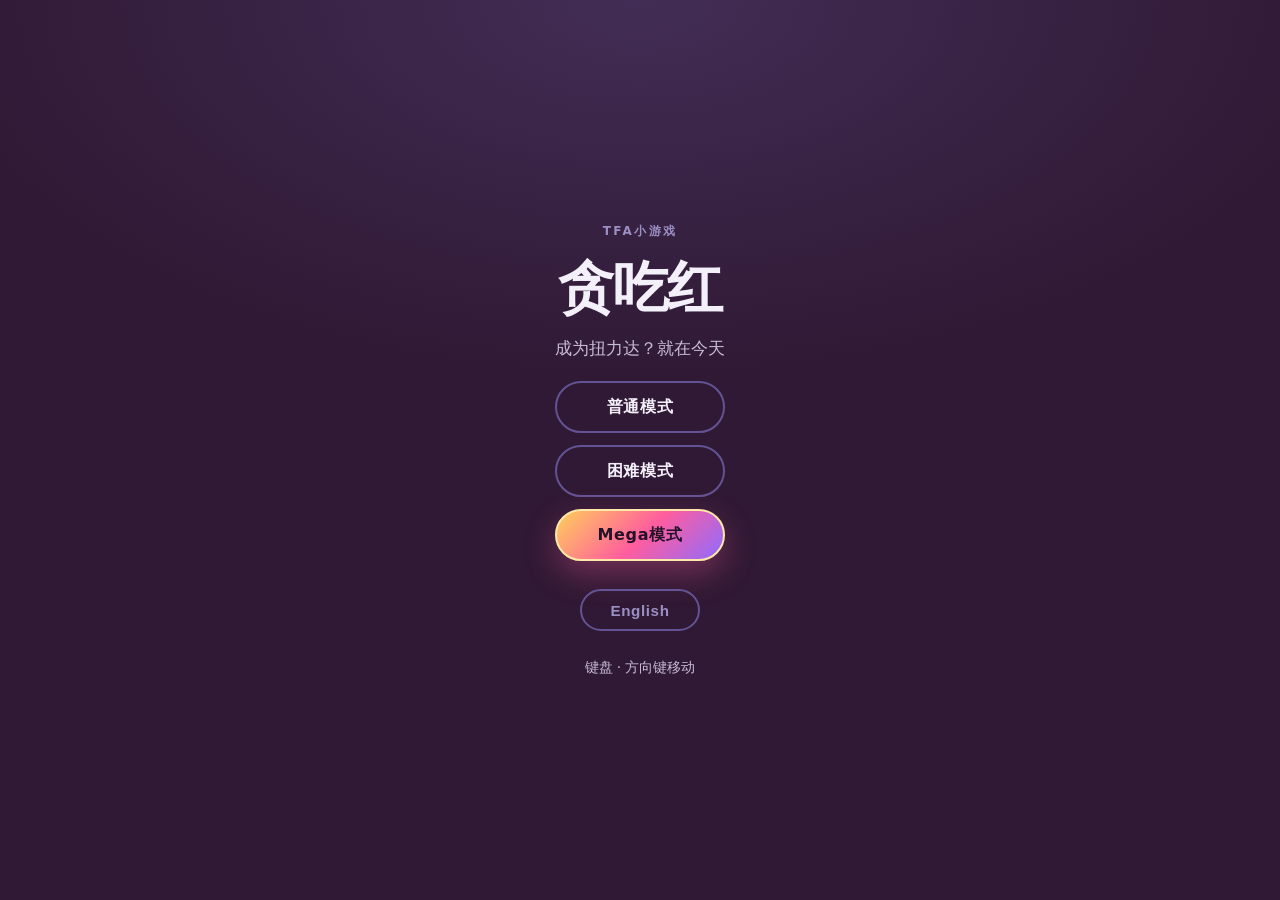
<file: index.html>
<!DOCTYPE html>
<html lang="zh-CN">
  <head>
    <meta charset="utf-8">
    <meta name="viewport" content="width=device-width, initial-scale=1">
    <meta name="description" content="SSnake — 可自定义的浏览器贪吃蛇游戏。" data-i18n="metaDescriptionMenu">
    <link href="css/styles.css" rel="stylesheet" type="text/css">
    <title>SSnake</title>
  </head>
  <body class="menu-page" data-i18n-title="pageTitleMenu">
    <main class="menu">
      <p class="menu-eyebrow" data-i18n="menuEyebrow">TFA小游戏</p>
      <h1 class="menu-title" data-i18n="menuTitle">SSnake</h1>
      <p class="menu-tagline" data-i18n="menuTagline">
        成为扭力达？就在今天
      </p>

      <section class="mode-panel" data-i18n-aria="modeOptionsAria" aria-label="模式选项">
        <a class="btn btn-mode" href="game.html" data-start-mode="normal" data-i18n="modeNormal">普通模式</a>
        <a class="btn btn-mode" href="game.html" data-start-mode="hard" data-i18n="modeHard">困难模式</a>
        <a class="btn btn-mode btn-mega-mode" href="game.html" data-start-mode="mega" data-i18n="modeMega">Mega模式</a>
      </section>

      <nav class="menu-actions" data-i18n-aria="menuActionsAria" aria-label="游戏选项">
        <button
          type="button"
          class="btn btn-lang"
          id="lang-switch"
          data-i18n-aria="langSwitchAria"
          aria-label="切换语言"
        >
          English
        </button>
      </nav>

      <p class="menu-hint" data-i18n="menuHint">需要键盘 · 方向键移动</p>
    </main>

    <script src="js/i18n.js" type="text/javascript"></script>
    <script src="js/game-config.js" type="text/javascript"></script>
    <script src="js/game-modes.js" type="text/javascript"></script>
  </body>
</html>
</file>
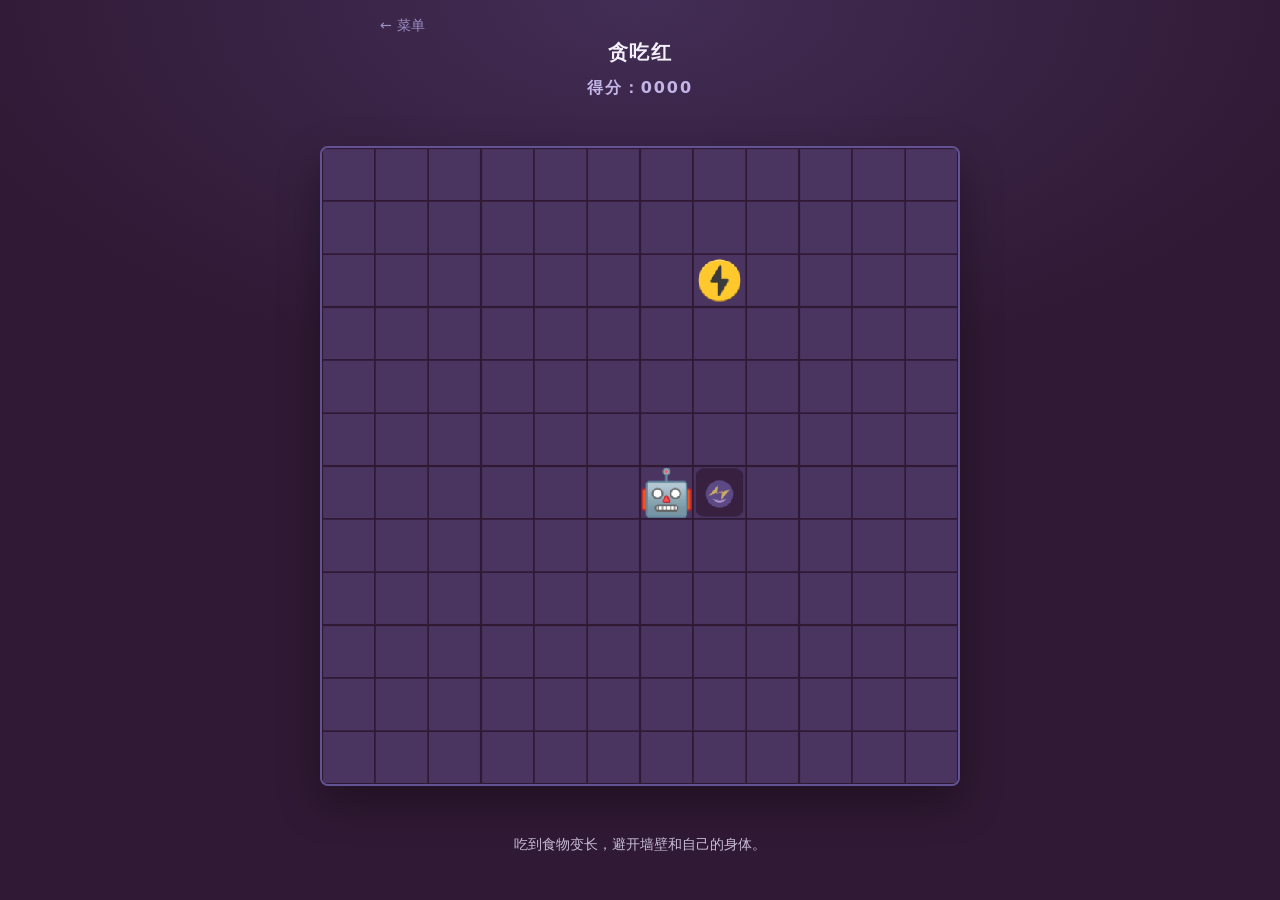
<file: game.html>
<!DOCTYPE html>
<html lang="zh-CN">
  <head>
    <meta charset="utf-8">
    <meta name="viewport" content="width=device-width, initial-scale=1">
    <meta name="description" content="玩 SSnake — 浏览器里的经典贪吃蛇。" data-i18n="metaDescriptionGame">
    <link href="css/styles.css" rel="stylesheet" type="text/css">
    <title>SSnake — 游戏中</title>
  </head>
  <body class="game-page" data-i18n-title="pageTitleGame">
    <header class="game-header hideable">
      <a class="back-link" href="index.html" data-i18n="backToMenu">← 菜单</a>
      <h1 data-i18n="menuTitle">SSnake</h1>
    </header>

    <p class="score" id="score">得分：0000</p>
    <div class="game-board">
      <canvas data-i18n-aria="canvasAria" aria-label="贪吃蛇游戏区域"></canvas>
      <div id="effect-popups" class="effect-popups" aria-live="polite"></div>
    </div>

    <nav class="touch-controls" data-i18n-aria="touchControlsAria" aria-label="Touch controls">
      <button type="button" class="touch-btn touch-up" data-direction="up" data-i18n-aria="moveUp" aria-label="Up">↑</button>
      <button type="button" class="touch-btn touch-left" data-direction="left" data-i18n-aria="moveLeft" aria-label="Left">←</button>
      <button type="button" class="touch-btn touch-right" data-direction="right" data-i18n-aria="moveRight" aria-label="Right">→</button>
      <button type="button" class="touch-btn touch-down" data-direction="down" data-i18n-aria="moveDown" aria-label="Down">↓</button>
    </nav>

    <p class="game-footer">
      <span data-i18n="gameFooter">吃到食物变长，避开墙壁和自己的身体。</span>
    </p>

    <div
      id="game-over"
      class="game-over hidden"
      hidden
      role="dialog"
      aria-modal="true"
      data-i18n-aria="gameOverAria"
      aria-label="游戏结束"
    >
      <div class="game-over-panel">
        <h2 class="game-over-title" data-i18n="gameOverTitle">游戏结束</h2>

        <dl class="game-over-stats">
          <div class="game-over-stat">
            <dt data-i18n="currentScoreLabel">本次得分</dt>
            <dd id="game-over-score">0</dd>
          </div>
          <div class="game-over-stat">
            <dt data-i18n="highScoreLabel">最高分</dt>
            <dd id="game-over-high">0</dd>
          </div>
        </dl>

        <p id="game-over-record" class="game-over-record hidden" data-i18n="newHighScore">新纪录！</p>
        <p id="game-over-mode" class="game-over-mode"></p>

        <nav class="game-over-actions" data-i18n-aria="gameOverActionsAria" aria-label="游戏结束选项">
          <button type="button" class="btn btn-primary" id="play-again" data-i18n="playAgain">再玩一次</button>
          <a class="btn btn-lang" href="index.html" data-i18n="backToMenu">← 菜单</a>
        </nav>
      </div>
    </div>

    <div
      id="win-menu"
      class="win-menu hidden"
      hidden
      role="dialog"
      aria-modal="true"
      data-i18n-aria="winAria"
      aria-label="胜利"
    >
      <div class="game-over-panel">
        <h2 class="game-over-title" data-i18n="winTitle">你赢了！</h2>
        <img id="win-picture" class="win-picture" alt="">

        <dl class="game-over-stats">
          <div class="game-over-stat">
            <dt data-i18n="currentScoreLabel">本次得分</dt>
            <dd id="win-score">0</dd>
          </div>
          <div class="game-over-stat">
            <dt data-i18n="highScoreLabel">最高分</dt>
            <dd id="win-high">0</dd>
          </div>
        </dl>

        <p id="win-record" class="game-over-record hidden" data-i18n="newHighScore">新纪录！</p>
        <p id="win-mode" class="game-over-mode"></p>

        <nav class="game-over-actions" data-i18n-aria="winActionsAria" aria-label="胜利选项">
          <button type="button" class="btn btn-primary" id="win-play-again" data-i18n="playAgain">再玩一次</button>
          <a class="btn btn-lang" href="index.html" data-i18n="backToMenu">← 菜单</a>
        </nav>
      </div>
    </div>

    <script src="js/i18n.js" type="text/javascript"></script>
    <script src="js/game-config.js" type="text/javascript"></script>
    <script src="js/game-modes.js" type="text/javascript"></script>
    <script src="js/game-rules.js" type="text/javascript"></script>
    <script src="js/animations.js" type="text/javascript"></script>
    <script src="js/assets.js" type="text/javascript"></script>
    <script src="js/snake.js" type="text/javascript"></script>
  </body>
</html>
</file>
<file: css/styles.css>
/* ScreamerSnake / 贪吃红 */

:root {
  --purple-dark: #301934;
  --purple-mid: #645394;
  --purple-light: #9b8fc4;
  --purple-glow: #c4b5e8;
  --text-primary: #f4f0fa;
  --text-muted: #c8bdd8;
  --surface-elevated: #3d2450;
  --surface-tile: #4a3560;
  --accent-apple: #e8c4ff;
  --shadow: rgba(0, 0, 0, 0.35);
}

* {
  box-sizing: border-box;
  margin: 0;
  padding: 0;
}

html {
  height: 100%;
  width: 100%;
}

body {
  align-content: center;
  background:
    radial-gradient(ellipse 80% 60% at 50% 0%, rgba(100, 83, 148, 0.35), transparent 70%),
    var(--purple-dark);
  color: var(--text-primary);
  display: grid;
  font-family: "Segoe UI", system-ui, -apple-system, sans-serif;
  height: 100%;
  justify-content: center;
  min-height: 100dvh;
  overflow-x: hidden;
  text-align: center;
  width: 100%;
}

/* —— Start / menu page —— */

.menu-page {
  place-items: center;
  padding: 1.5rem;
}

.menu {
  display: grid;
  gap: 1.25rem;
  max-width: 28rem;
  width: 100%;
}

.menu-eyebrow {
  color: var(--purple-light);
  font-size: 0.75rem;
  font-weight: 600;
  letter-spacing: 0.2em;
  text-transform: uppercase;
}

.menu-title {
  font-size: clamp(2.5rem, 10vw, 3.5rem);
  font-weight: 700;
  letter-spacing: -0.02em;
  line-height: 1;
}

.menu-tagline {
  color: var(--text-muted);
  font-size: 1.05rem;
  line-height: 1.5;
}

.menu-actions {
  display: grid;
  gap: 0.75rem;
  justify-items: center;
  margin-top: 0.5rem;
}

.mode-panel {
  display: grid;
  gap: 0.75rem;
  justify-self: center;
  max-width: 20rem;
  width: 100%;
}

.btn-mode {
  background: transparent;
  border: 2px solid var(--purple-mid);
  color: var(--text-primary);
  width: 100%;
}

.btn-mode:hover {
  background: rgba(100, 83, 148, 0.25);
  transform: translateY(-1px);
}

.btn-mega-mode {
  background: linear-gradient(135deg, #ffcf5a, #ff5d9e 52%, #8f6bff);
  border-color: #ffe9a8;
  box-shadow: 0 12px 32px rgba(255, 93, 158, 0.32);
  color: #241229;
  font-size: 1.08rem;
}

.btn-mega-mode:hover {
  background: linear-gradient(135deg, #ffe07a, #ff75ad 52%, #a586ff);
  box-shadow: 0 16px 40px rgba(255, 93, 158, 0.42);
}

.menu-hint {
  color: var(--text-muted);
  font-size: 0.85rem;
  margin-top: 0.5rem;
}

.btn {
  border-radius: 999px;
  cursor: pointer;
  display: inline-block;
  font-size: 1rem;
  font-weight: 600;
  letter-spacing: 0.04em;
  padding: 0.85rem 2.5rem;
  text-decoration: none;
  transition: transform 0.15s ease, box-shadow 0.15s ease, background 0.15s ease;
}

.btn-primary {
  background: var(--purple-mid);
  border: 2px solid var(--purple-glow);
  box-shadow: 0 8px 24px var(--shadow);
  color: var(--text-primary);
}

.btn-primary:hover {
  background: #7565a8;
  box-shadow: 0 12px 28px var(--shadow);
  transform: translateY(-2px);
}

.btn-primary:active {
  transform: translateY(0);
}

.btn-lang {
  background: transparent;
  border: 2px solid var(--purple-mid);
  color: var(--purple-light);
  font-size: 0.95rem;
  padding: 0.65rem 1.75rem;
}

.btn-lang:hover {
  background: rgba(100, 83, 148, 0.25);
  color: var(--text-primary);
  transform: translateY(-1px);
}

/* —— Game page —— */

.game-page {
  align-content: space-around;
  gap: 0.75rem;
  grid-template-columns: 1fr;
  grid-template-rows: auto auto 1fr auto auto;
  justify-items: center;
  min-height: 100dvh;
  padding: 1rem;
}

.game-header {
  align-items: center;
  display: grid;
  gap: 0.25rem;
  width: min(100%, 520px);
}

.game-header h1 {
  font-size: 1.25rem;
  font-weight: 600;
  letter-spacing: 0.08em;
  text-transform: uppercase;
}

.back-link {
  color: var(--purple-light);
  font-size: 0.9rem;
  justify-self: start;
  text-decoration: none;
  transition: color 0.15s ease;
}

.back-link:hover {
  color: var(--text-primary);
}

.score {
  color: var(--purple-glow);
  font-size: 1rem;
  font-variant-numeric: tabular-nums;
  font-weight: 600;
  letter-spacing: 0.12em;
}

.game-board {
  display: grid;
  justify-items: center;
  position: relative;
}

canvas {
  align-self: center;
  background: var(--surface-elevated);
  border: 2px solid var(--purple-mid);
  border-radius: 8px;
  box-shadow: 0 16px 40px var(--shadow);
  display: block;
  image-rendering: pixelated;
  image-rendering: crisp-edges;
  justify-self: center;
  max-height: min(78dvh, 92vw);
  max-width: min(92vw, 640px);
}

.effect-popups {
  inset: 0;
  overflow: hidden;
  pointer-events: none;
  position: absolute;
}

.effect-popup {
  animation: effect-pop 1600ms ease-out forwards;
  color: #d8dce6;
  font-size: 0.95rem;
  font-weight: 800;
  left: 0;
  letter-spacing: 0.04em;
  line-height: 1;
  position: absolute;
  text-shadow: 0 2px 0 rgba(48, 25, 52, 0.9), 0 0 12px rgba(216, 220, 230, 0.58);
  top: 0;
  transform: translate(-50%, -50%);
  white-space: nowrap;
}

.effect-popup-shock {
  color: #c89bff;
  text-shadow: 0 2px 0 rgba(48, 25, 52, 0.9), 0 0 14px rgba(200, 155, 255, 0.72);
}

@keyframes effect-pop {
  0% {
    opacity: 0;
    transform: translate(-50%, -30%) scale(0.85);
  }

  18% {
    opacity: 1;
    transform: translate(-50%, -75%) scale(1);
  }

  55% {
    opacity: 0.85;
    transform: translate(-50%, -150%) scale(0.98);
  }

  100% {
    opacity: 0;
    transform: translate(-50%, -260%) scale(0.92);
  }
}

.touch-controls {
  display: none;
  gap: 0.45rem;
  grid-template-areas:
    ". up ."
    "left . right"
    ". down .";
  grid-template-columns: repeat(3, 3.15rem);
  grid-template-rows: repeat(3, 3.15rem);
  touch-action: manipulation;
}

.touch-btn {
  align-items: center;
  background: rgba(100, 83, 148, 0.48);
  border: 2px solid var(--purple-glow);
  border-radius: 8px;
  color: var(--text-primary);
  cursor: pointer;
  display: grid;
  font-size: 1.45rem;
  font-weight: 800;
  justify-items: center;
  line-height: 1;
  min-width: 0;
  padding: 0;
  user-select: none;
}

.touch-btn:active {
  background: var(--purple-mid);
  transform: translateY(1px);
}

.touch-up {
  grid-area: up;
}

.touch-down {
  grid-area: down;
}

.touch-left {
  grid-area: left;
}

.touch-right {
  grid-area: right;
}

@media (hover: none), (pointer: coarse) {
  .touch-controls {
    display: grid;
  }
}

.game-footer {
  color: var(--text-muted);
  font-size: 0.9rem;
  line-height: 1.6;
  max-width: 28rem;
  padding: 0 0.5rem 1rem;
}

.hideable {
  display: grid;
}

/* —— Game over overlay —— */

.game-over,
.win-menu {
  align-items: center;
  backdrop-filter: blur(6px);
  background: rgba(48, 25, 52, 0.88);
  display: grid;
  inset: 0;
  justify-items: center;
  padding: 1.5rem;
  position: fixed;
  z-index: 100;
}

.game-over.hidden,
.win-menu.hidden {
  display: none;
}

.game-over-panel {
  background: var(--surface-elevated);
  border: 2px solid var(--purple-mid);
  border-radius: 16px;
  box-shadow: 0 20px 48px var(--shadow);
  display: grid;
  gap: 1.25rem;
  max-width: 22rem;
  padding: 1.75rem 1.5rem;
  text-align: center;
  width: 100%;
}

.game-over-title {
  font-size: 1.5rem;
  font-weight: 700;
  letter-spacing: 0.06em;
}

.game-over-stats {
  display: grid;
  gap: 1rem;
  grid-template-columns: 1fr 1fr;
}

.game-over-stat {
  display: grid;
  gap: 0.35rem;
}

.game-over-stat dt {
  color: var(--text-muted);
  font-size: 0.8rem;
  font-weight: 600;
  letter-spacing: 0.08em;
  text-transform: uppercase;
}

.game-over-stat dd {
  color: var(--purple-glow);
  font-size: 2rem;
  font-variant-numeric: tabular-nums;
  font-weight: 700;
  line-height: 1;
}

.game-over-record {
  color: var(--accent-apple);
  font-size: 0.95rem;
  font-weight: 600;
}

.game-over-record.hidden {
  display: none;
}

.game-over-mode {
  color: var(--text-muted);
  font-size: 0.85rem;
  line-height: 1.5;
}

.win-picture {
  aspect-ratio: 16 / 9;
  border: 2px solid var(--purple-mid);
  border-radius: 8px;
  display: block;
  object-fit: cover;
  width: 100%;
}

.game-over-actions {
  display: grid;
  gap: 0.75rem;
  justify-items: center;
}

.game-over-actions .btn {
  min-width: 11rem;
}
</file>
